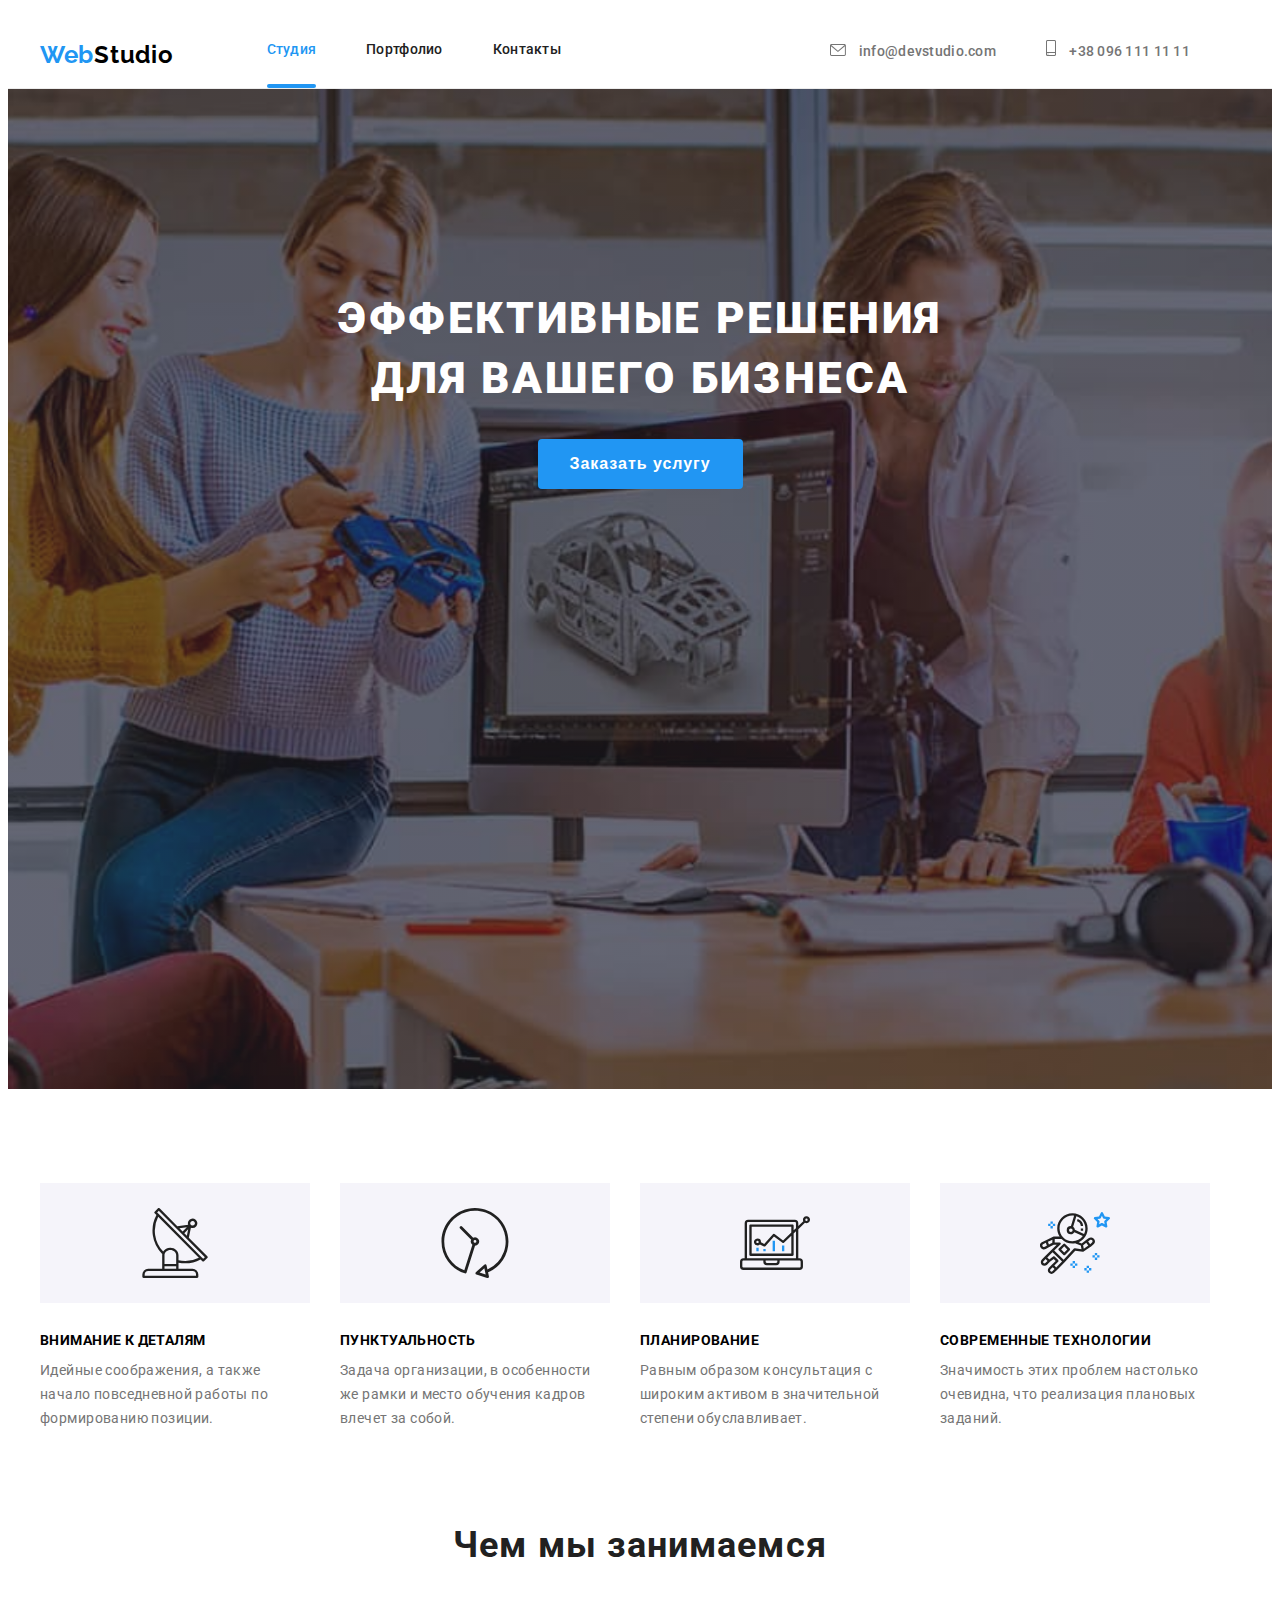
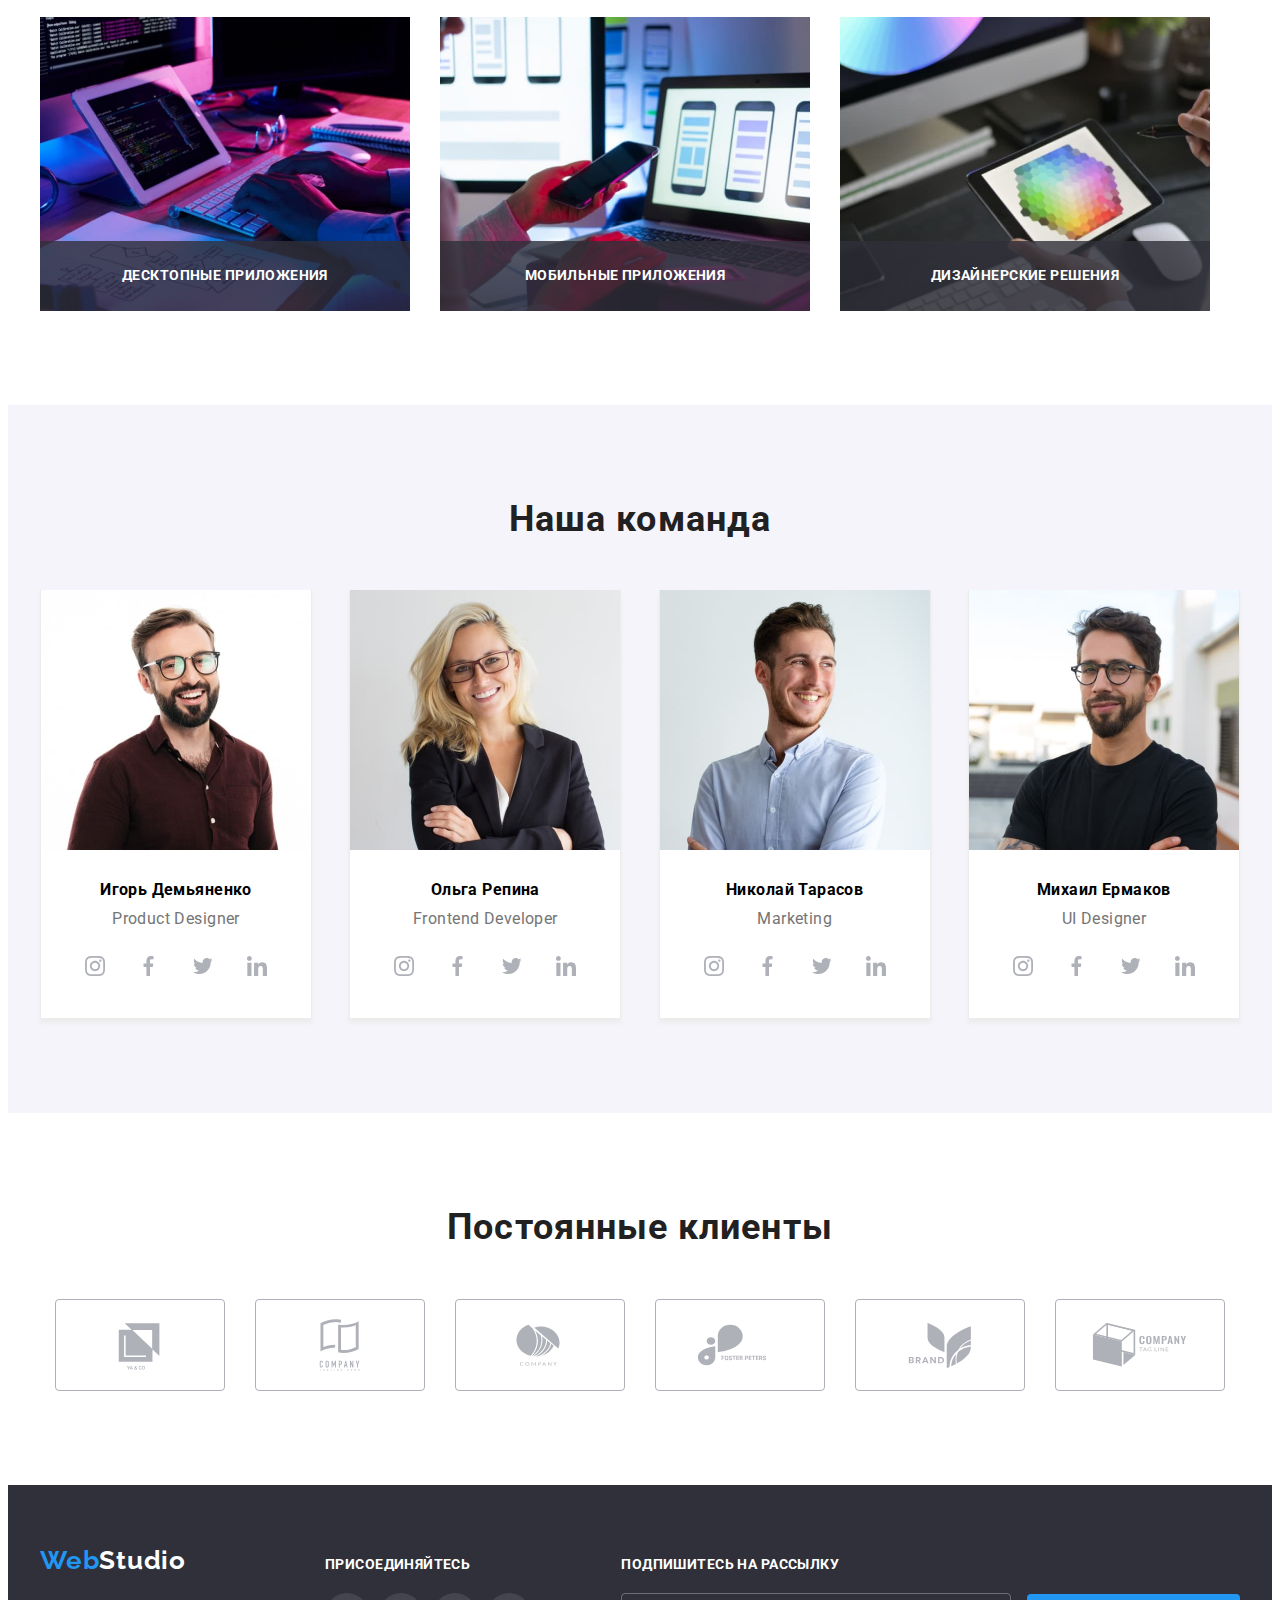
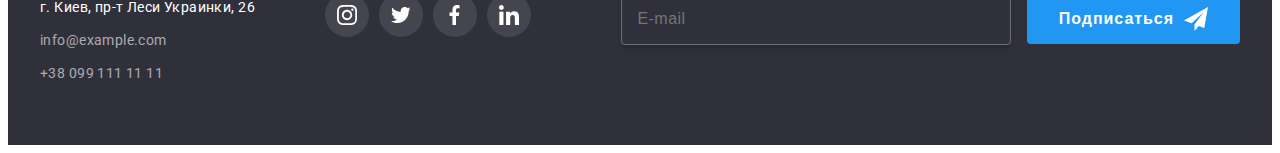
<file: index.html>
<!DOCTYPE html>
<html lang="ru">
  <head>
    <meta charset="UTF-8" />
    <meta http-equiv="X-UA-Compatible" content="IE=edge" />
    <meta name="viewport" content="width=device-width, initial-scale=1.0" />
    <link rel="preconnect" href="https://fonts.googleapis.com" />
    <link rel="preconnect" href="https://fonts.gstatic.com" crossorigin />
    <link
      href="https://fonts.googleapis.com/css2?family=Raleway:wght@700&family=Roboto:wght@400;500;700;900&display=swap"
      rel="stylesheet"
    />
    <link
      rel="stylesheet"
      href="https://cdnjs.cloudflare.com/ajax/libs/modern-normalize/1.1.0/modern-normalize.min.css"
      integrity="sha512-wpPYUAdjBVSE4KJnH1VR1HeZfpl1ub8YT/NKx4PuQ5NmX2tKuGu6U/JRp5y+Y8XG2tV+wKQpNHVUX03MfMFn9Q=="
      crossorigin="anonymous"
      referrerpolicy="no-referrer"
    />
    <link rel="stylesheet" href="./css/main.min.css" />
    <title>Document</title>
  </head>
  <body>
    <!--Заголовок-->
    <header class="header">
      <div class="container">
        <div class="header-container">
          <nav class="header_nav">
            <a class="logo" href="index.html">
              <span class="logo-header">Web</span>Studio</a
            >
            <ul class="site-list">
              <li>
                <a class="site-list__link current" href="index.html"
                  ><span class="site-list__logo-color">Студия</span></a
                >
              </li>
              <li>
                <a class="site-list__link black" href="portfolio.html"
                  >Портфолио</a
                >
              </li>
              <li>
                <a class="site-list__link black" href="">Контакты</a>
              </li>
            </ul>
          </nav>
          <ul class="contact-list">
            <li class="contact-list__list">
              <a
                href="mailto:info@devstudio.com"
                class="site-list__link icons-header"
              >
                <svg class="contact-list__icon" width="16" height="12">
                  <use href="./images/icons.svg#icon-envelope-hover"></use>
                </svg>
                info@devstudio.com</a
              >
            </li>
            <li class="contact-list__list">
              <a href="tel:+380961111111" class="site-list__link icons-header">
                <svg class="contact-list__icon" width="10" height="16">
                  <use href="./images/icons.svg#icon-smartphone"></use>
                </svg>
                +38 096 111 11 11</a
              >
            </li>
          </ul>
          <div class="btn-menu">
            <button type="button" class="menu-open-btn" data-menu-open>
              <svg class="menu-open__icon" width="24px" height="16px">
                <use href="./images/symbol-defs.svg#icon-menu_24px"></use>
              </svg>
            </button>
          </div>
        </div>
      </div>
      <div class="mob-menu is-hidden-menu" data-menu>
        <button type="button" class="menu-close-btn" data-menu-close>
          <svg class="menu-close__icon" width="18.67px" height="18.67px">
            <use href="./images/symbol-defs.svg#icon-close_24px"></use>
          </svg>
        </button>
        <div class="mob-menu-top">
          <ul class="mob-menu__list list">
            <li class="mob-menu__item">
              <a href="./index.html" class="mob-menu__link link sitting">
                <span class="site-list__logo-color">Студия</span></a
              >
            </li>
            <li class="mob-menu__item">
              <a href="./portfolio.html" class="mob-menu__link link"
                >Портфолио</a
              >
            </li>
            <li class="mob-menu__item">
              <a href="" class="mob-menu__link link">Контакты</a>
            </li>
          </ul>
        </div>
        <div class="mob-contact-bottom">
          <ul class="mob-contact__list list">
            <li class="mob-contact__item">
              <a href="tel:+380961111111" class="mob-tel__link link"
                >+38 096 111 11 11</a
              >
            </li>
            <li class="mob-contact__item">
              <a href="mailto:info@devstudio.com" class="mob-mail__link link"
                >info@devstudio.com</a
              >
            </li>
          </ul>
          <ul class="mob-social__list list">
            <li class="mob-social__item">
              <a href="" class="mob-social__link link">Instagram</a>
            </li>
            <li class="mob-social__item">
              <a href="" class="mob-social__link link">Twitter</a>
            </li>
            <li class="mob-social__item">
              <a href="" class="mob-social__link link">Facebook</a>
            </li>
            <li class="mob-social__item">
              <a href="" class="mob-social__link link">LinkedIn</a>
            </li>
          </ul>
        </div>
      </div>
    </header>
    <main>
      <section class="hero">
        <div class="container">
          <h1 class="hero-title">Эффективные решения для вашего бизнеса</h1>
          <button type="button" class="button__style" data-modal-open>
            Заказать услугу
          </button>
        </div>
      </section>
      <!-----Секция:Основной материал сайта-------->
      <section class="material-section">
        <div class="container">
          <h2 class="invisible">Основной материал</h2>
          <ul class="card-set list">
            <li class="material__item icon-antenna">
              <h3 class="material__title">Внимание к деталям</h3>
              <p class="material__text">
                Идейные соображения, а также начало повседневной работы по
                формированию позиции.
              </p>
            </li>
            <li class="material__item icon-clock">
              <h3 class="material__title">Пунктуальность</h3>
              <p class="material__text">
                Задача организации, в особенности же рамки и место обучения
                кадров влечет за собой.
              </p>
            </li>
            <li class="material__item icon-grafik">
              <h3 class="material__title">Планирование</h3>
              <p class="material__text">
                Равным образом консультация с широким активом в значительной
                степени обуславливает.
              </p>
            </li>
            <li class="material__item icon-cosmic">
              <h3 class="material__title">Современные технологии</h3>
              <p class="material__text">
                Значимость этих проблем настолько очевидна, что реализация
                плановых заданий.
              </p>
            </li>
          </ul>
        </div>
      </section>
      <!------------Секция:Чем мы занимаемся----------->
      <section class="work-section">
        <div class="container">
          <h2 class="section__title">Чем мы занимаемся</h2>
          <ul class="work-card list">
            <li class="work-card__item">
              <div class="work__wrap">
                <picture>
                  <source
                    srcset="./images/a1_2x.jpg 2x"
                    media="(min-width: 1200px)"
                  />
                  <img src="images/img.jpg" alt="MacBook-work" />
                </picture>
                <p class="work__text">Десктопные приложения</p>
              </div>
            </li>
            <li class="work-card__item">
              <div class="work__wrap">
                <picture>
                  <source
                    srcset="./images/a2_2x.jpg 2x"
                    media="(min-width: 1200px)"
                  />
                  <img src="./images/box2.jpg" alt="Mobile-app" />
                </picture>
                <p class="work__text">Мобильные приложения</p>
              </div>
            </li>
            <li class="work-card__item">
              <div class="work__wrap">
                <picture>
                  <source
                    srcset="./images/a3_2x.jpg 2x"
                    media="(min-width: 1200px)"
                  />
                  <img src="./images/box3.jpg" alt="work-on-a-tablet" />
                </picture>
                <p class="work__text">Дизайнерские решения</p>
              </div>
            </li>
          </ul>
        </div>
      </section>
      <!--Секция:Наша команда-->
      <section class="team material-section tub-section">
        <div class="container">
          <h2 class="section__title">
            <span class="invisible-title">Наша команда</span>
          </h2>
          <ul class="team-set list">
            <li class="team__item">
              <picture>
                <source
                  srcset="./images/team-1_d_2x.jpg 2x"
                  media="(min-width: 1200px)"
                />
                <source
                  srcset="
                    ./images/team-1_t_1x.jpg 1x,
                    ./images/team-1_t_2x.jpg 2x
                  "
                  media="(min-width: 768px)"
                />
                <source
                  srcset="
                    ./images/team-1_m_1x.jpg 1x,
                    ./images/team-1_m_2x.jpg 2x
                  "
                  media="(min-width: 480px)"
                />
                <img src="./images/ihor_orig.jpg" alt="Игорь Демьяненко" />
              </picture>
              <div class="team__img team__cards-shadow">
                <h3 class="team__title">Игорь Демьяненко</h3>
                <p class="team__profession">Product Designer</p>
                <ul class="social list">
                  <li class="social__item">
                    <a href="" class="social__link">
                      <svg class="social__icons" width="20" height="20">
                        <use href="./images/icons.svg#icon-instagram2"></use>
                      </svg>
                    </a>
                  </li>
                  <li class="social__item">
                    <a href="" class="social__link">
                      <svg class="social__icons" width="20" height="20">
                        <use href="images/icons.svg#icon-twiter"></use>
                      </svg>
                    </a>
                  </li>
                  <li class="social__item">
                    <a href="" class="social__link">
                      <svg class="social__icons" width="20" height="20">
                        <use href="images/icons.svg#icon-facebook"></use>
                      </svg>
                    </a>
                  </li>
                  <li class="social__item">
                    <a href="" class="social__link">
                      <svg class="social__icons" width="20" height="20">
                        <use href="images/icons.svg#icon-linkedin"></use>
                      </svg>
                    </a>
                  </li>
                </ul>
              </div>
            </li>
            <li class="team__item">
              <picture>
                <source
                  srcset="./images/team-2_d_2x.jpg 2x"
                  media="(min-width: 1200px)"
                />
                <source
                  srcset="
                    ./images/team-2_t_1x.jpg 1x,
                    ./images/team-2_t_2x.jpg 2x
                  "
                  media="(min-width: 768px)"
                />
                <source
                  srcset="
                    ./images/team-2_m_1x.jpg 1x,
                    ./images/team-2_m_2x.jpg 2x
                  "
                  media="(min-width: 480px)"
                />
                <img src="./images/olga_orig.jpg" alt="Ольга" />
              </picture>
              <div class="team__img team__cards-shadow">
                <h3 class="team__title">Ольга Репина</h3>
                <p class="team__profession">Frontend Developer</p>
                <ul class="social list">
                  <li class="social__item">
                    <a href="" class="social__link">
                      <svg class="social__icons" width="20" height="20">
                        <use href="./images/icons.svg#icon-instagram2"></use>
                      </svg>
                    </a>
                  </li>
                  <li class="social__item">
                    <a href="" class="social__link">
                      <svg class="social__icons" width="20" height="20">
                        <use href="images/icons.svg#icon-twiter"></use>
                      </svg>
                    </a>
                  </li>
                  <li class="social__item">
                    <a href="" class="social__link">
                      <svg class="social__icons" width="20" height="20">
                        <use href="images/icons.svg#icon-facebook"></use>
                      </svg>
                    </a>
                  </li>
                  <li class="social__item">
                    <a href="" class="social__link">
                      <svg class="social__icons" width="20" height="20">
                        <use href="images/icons.svg#icon-linkedin"></use>
                      </svg>
                    </a>
                  </li>
                </ul>
              </div>
            </li>
            <li class="team__item">
              <picture>
                <source
                  srcset="./images/team-3_d_2x.jpg 2x"
                  media="(min-width: 1200px)"
                />
                <source
                  srcset="
                    ./images/team-3_t_1x.jpg 1x,
                    ./images/team-3_t_2x.jpg 2x
                  "
                  media="(min-width: 768px)"
                />
                <source
                  srcset="
                    ./images/team-3_m_1x.jpg 1x,
                    ./images/team-3_m_2x.jpg 2x
                  "
                  media="(min-width: 480px)"
                />
                <img src="./images/nikola_orig.jpg" alt="Микола" />
              </picture>
              <div class="team__img team__cards-shadow">
                <h3 class="team__title">Николай Тарасов</h3>
                <p class="team__profession">Marketing</p>
                <ul class="social list">
                  <li class="social__item">
                    <a href="" class="social__link">
                      <svg class="social__icons" width="20" height="20">
                        <use href="./images/icons.svg#icon-instagram2"></use>
                      </svg>
                    </a>
                  </li>
                  <li class="social__item">
                    <a href="" class="social__link">
                      <svg class="social__icons" width="20" height="20">
                        <use href="images/icons.svg#icon-twiter"></use>
                      </svg>
                    </a>
                  </li>
                  <li class="social__item">
                    <a href="" class="social__link">
                      <svg class="social__icons" width="20" height="20">
                        <use href="images/icons.svg#icon-facebook"></use>
                      </svg>
                    </a>
                  </li>
                  <li class="social__item">
                    <a href="" class="social__link">
                      <svg class="social__icons" width="20" height="20">
                        <use href="images/icons.svg#icon-linkedin"></use>
                      </svg>
                    </a>
                  </li>
                </ul>
              </div>
            </li>
            <li class="team__item">
              <picture>
                <source
                  srcset="./images/team-4_d_2x.jpg 2x"
                  media="(min-width: 1200px)"
                />
                <source
                  srcset="
                    ./images/team-4_t_1x.jpg 1x,
                    ./images/team-4_t_2x.jpg 2x
                  "
                  media="(min-width: 768px)"
                />
                <source
                  srcset="
                    ./images/team-4_m_1x.jpg 1x,
                    ./images/team-4_m_2x.jpg 2x
                  "
                  media="(min-width: 480px)"
                />
                <img src="./images/miko_orig.jpg" alt="Миха" />
              </picture>
              <div class="team__img team__cards-shadow">
                <h3 class="team__title">Михаил Ермаков</h3>
                <p class="team__profession">UI Designer</p>
                <ul class="social list">
                  <li class="social__item">
                    <a href="" class="social__link">
                      <svg class="social__icons" width="20" height="20">
                        <use href="./images/icons.svg#icon-instagram2"></use>
                      </svg>
                    </a>
                  </li>
                  <li class="social__item">
                    <a href="" class="social__link">
                      <svg class="social__icons" width="20" height="20">
                        <use href="images/icons.svg#icon-twiter"></use>
                      </svg>
                    </a>
                  </li>
                  <li class="social__item">
                    <a href="" class="social__link">
                      <svg class="social__icons" width="20" height="20">
                        <use href="images/icons.svg#icon-facebook"></use>
                      </svg>
                    </a>
                  </li>
                  <li class="social__item">
                    <a href="" class="social__link">
                      <svg class="social__icons" width="20" height="20">
                        <use href="images/icons.svg#icon-linkedin"></use>
                      </svg>
                    </a>
                  </li>
                </ul>
              </div>
            </li>
          </ul>
        </div>
      </section>
      <!-------------- Наши клиенты ----------------->
      <section class="material-section">
        <div class="container">
          <h2 class="section__title">Постоянные клиенты</h2>
          <ul class="client-list list">
            <li class="client__item">
              <a class="client__link" href="">
                <svg class="client__icon" width="106" height="60">
                  <use href="./images/icons.svg#icon-yago"></use>
                </svg>
              </a>
            </li>
            <li class="client__item">
              <a class="client__link" href="">
                <svg class="client__icon" width="106" height="60">
                  <use href="./images/icons.svg#icon-tag_line_comp"></use>
                </svg>
              </a>
            </li>
            <li class="client__item">
              <a class="client__link" href="">
                <svg class="client__icon" width="106" height="60">
                  <use href="./images/icons.svg#icon-conpany"></use>
                </svg>
              </a>
            </li>
            <li class="client__item">
              <a class="client__link" href="">
                <svg class="client__icon" width="106" height="60">
                  <use href="./images/icons.svg#icon-foster-petters"></use>
                </svg>
              </a>
            </li>
            <li class="client__item">
              <a class="client__link" href="">
                <svg class="client__icon" width="106" height="60">
                  <use href="./images/icons.svg#icon-brand"></use>
                </svg>
              </a>
            </li>
            <li class="client__item">
              <a class="client__link" href="">
                <svg class="client__icon" width="106" height="60">
                  <use href="./images/icons.svg#icon-company-tag"></use>
                </svg>
              </a>
            </li>
          </ul>
        </div>
      </section>
    </main>
    <footer class="footer">
      <div class="container">
        <div class="foot-cont">
          <div class="footer-container">
            <div class="footer-menu-list">
              <a class="footer__studio" href="index.html">
                <span class="logo-header">Web</span>Studio</a
              >
              <address>
                <ul class="list">
                  <li class="address-list__item addres__footer-margin">
                    <a
                      class="address-list__link"
                      href="https://www.google.com/maps/d/viewer?msa=0&mid=10uSM3H-mIU3GznYo2szRIEphczw&ll=50.42732223110121%2C30.538093590064918&z=17"
                      target="blanc"
                      rel="noopener noreferre"
                    >
                      г. Киев, пр-т Леси Украинки, 26</a
                    >
                  </li>
                  <li class="address-list__item">
                    <a
                      class="address-list__contacts"
                      href="mailto:info@example.com"
                      title="info@example.com"
                      >info@example.com</a
                    >
                  </li>
                  <li>
                    <a
                      class="address-list__contacts"
                      href="tel:+380991111111"
                      title="+380991111111"
                      >+38 099 111 11 11</a
                    >
                  </li>
                </ul>
              </address>
            </div>
            <div class="right-footer-container">
              <strong class="right-footer-title">ПРИСОЕДИНЯЙТЕСЬ</strong>
              <ul class="right-footer__list list">
                <li class="right-footer__item">
                  <a href="" class="right-footer__link">
                    <svg class="right-footer__icons" width="20" height="20">
                      <use href="./images/icons.svg#icon-instagram2"></use>
                    </svg>
                  </a>
                </li>
                <li class="right-footer__item">
                  <a href="" class="right-footer__link">
                    <svg class="right-footer__icons" width="20" height="20">
                      <use href="./images/icons.svg#icon-facebook"></use>
                    </svg>
                  </a>
                </li>
                <li class="right-footer__item">
                  <a href="" class="right-footer__link">
                    <svg class="right-footer__icons" width="20" height="20">
                      <use href="./images/icons.svg#icon-twiter"></use>
                    </svg>
                  </a>
                </li>
                <li class="right-footer__item">
                  <a href="" class="right-footer__link">
                    <svg class="right-footer__icons" width="20" height="20">
                      <use href="./images/icons.svg#icon-linkedin"></use>
                    </svg>
                  </a>
                </li>
              </ul>
            </div>
          </div>

          <div class="footer-con-item">
            <strong class="right-footer-title">Подпишитесь на рассылку</strong>
            <form class="element-style">
              <input
                class="footer__input"
                name="email-footer"
                type="email"
                placeholder="E-mail"
              />
              <button class="button__style btn-send" type="submit">
                Подписаться
                <svg class="icon-send-btn" width="24px" height="24px">
                  <use href="./images/modal.svg#icon-icon-send"></use>
                </svg>
              </button>
            </form>
          </div>
        </div>
      </div>
    </footer>
    <div class="backdrop is-hidden" data-modal>
      <div class="modal">
        <button type="button" class="modal__close" data-modal-close>
          <svg class="modal-close__icon" width="11px">
            <use href="./images/close.svg#icon-close"></use>
          </svg>
        </button>
        <p class="modal__title">Оставьте свои данные, мы вам перезвоним</p>
        <form class="form" action="#">
          <div class="form__field">
            <label class="form__label name-margin" for="user-name">Имя</label>
            <input
              type="text"
              class="form__input"
              name="user-name"
              required
              id="user-name"
            />
            <svg class="form__icon" width="12px" height="12px">
              <use href="./images/modal.svg#icon-man"></use>
            </svg>
          </div>
          <div class="form__field">
            <label class="form__label" for="user-fone">Телефон</label>
            <input
              type="text"
              class="form__input"
              name="user-fone"
              required
              id="user-fone"
            />
            <svg class="form__icon" width="13px" height="13px">
              <use href="./images/modal.svg#icon-fone"></use>
            </svg>
          </div>
          <div class="form__field">
            <label class="form__label" for="user-mail">Почта</label>
            <input
              type="text"
              class="form__input"
              name="user-mail"
              required
              id="user-mail"
            />
            <svg class="form__icon" width="15px" height="15px">
              <use href="./images/modal.svg#icon-convert"></use>
            </svg>
          </div>
          <div class="form__field">
            <label class="form__label" for="user-text">Комментарий</label>
            <textarea
              name="user-text"
              id="user-text"
              class="form__text"
              placeholder="Введите текст"
            ></textarea>
          </div>
          <div class="conditions">
            <label class="input__checkbox">
              <input class="checkbox" type="checkbox" name="check" />
              <span class="checkbox__icon"></span>
              <span class="span-title"
                >Соглашаюсь с рассылкой и принимаю&#160;</span
              ><a
                class="conditions__link"
                href=""
                target="_blank"
                rel="noopener noreferrer"
                >Условия договора</a
              >
            </label>
          </div>
          <button type="submit" class="form button__style">Отправить</button>
        </form>
      </div>
    </div>
    <script src="./js/menu.js"></script>
    <script src="js/modal.js"></script>
  </body>
</html>
</file>
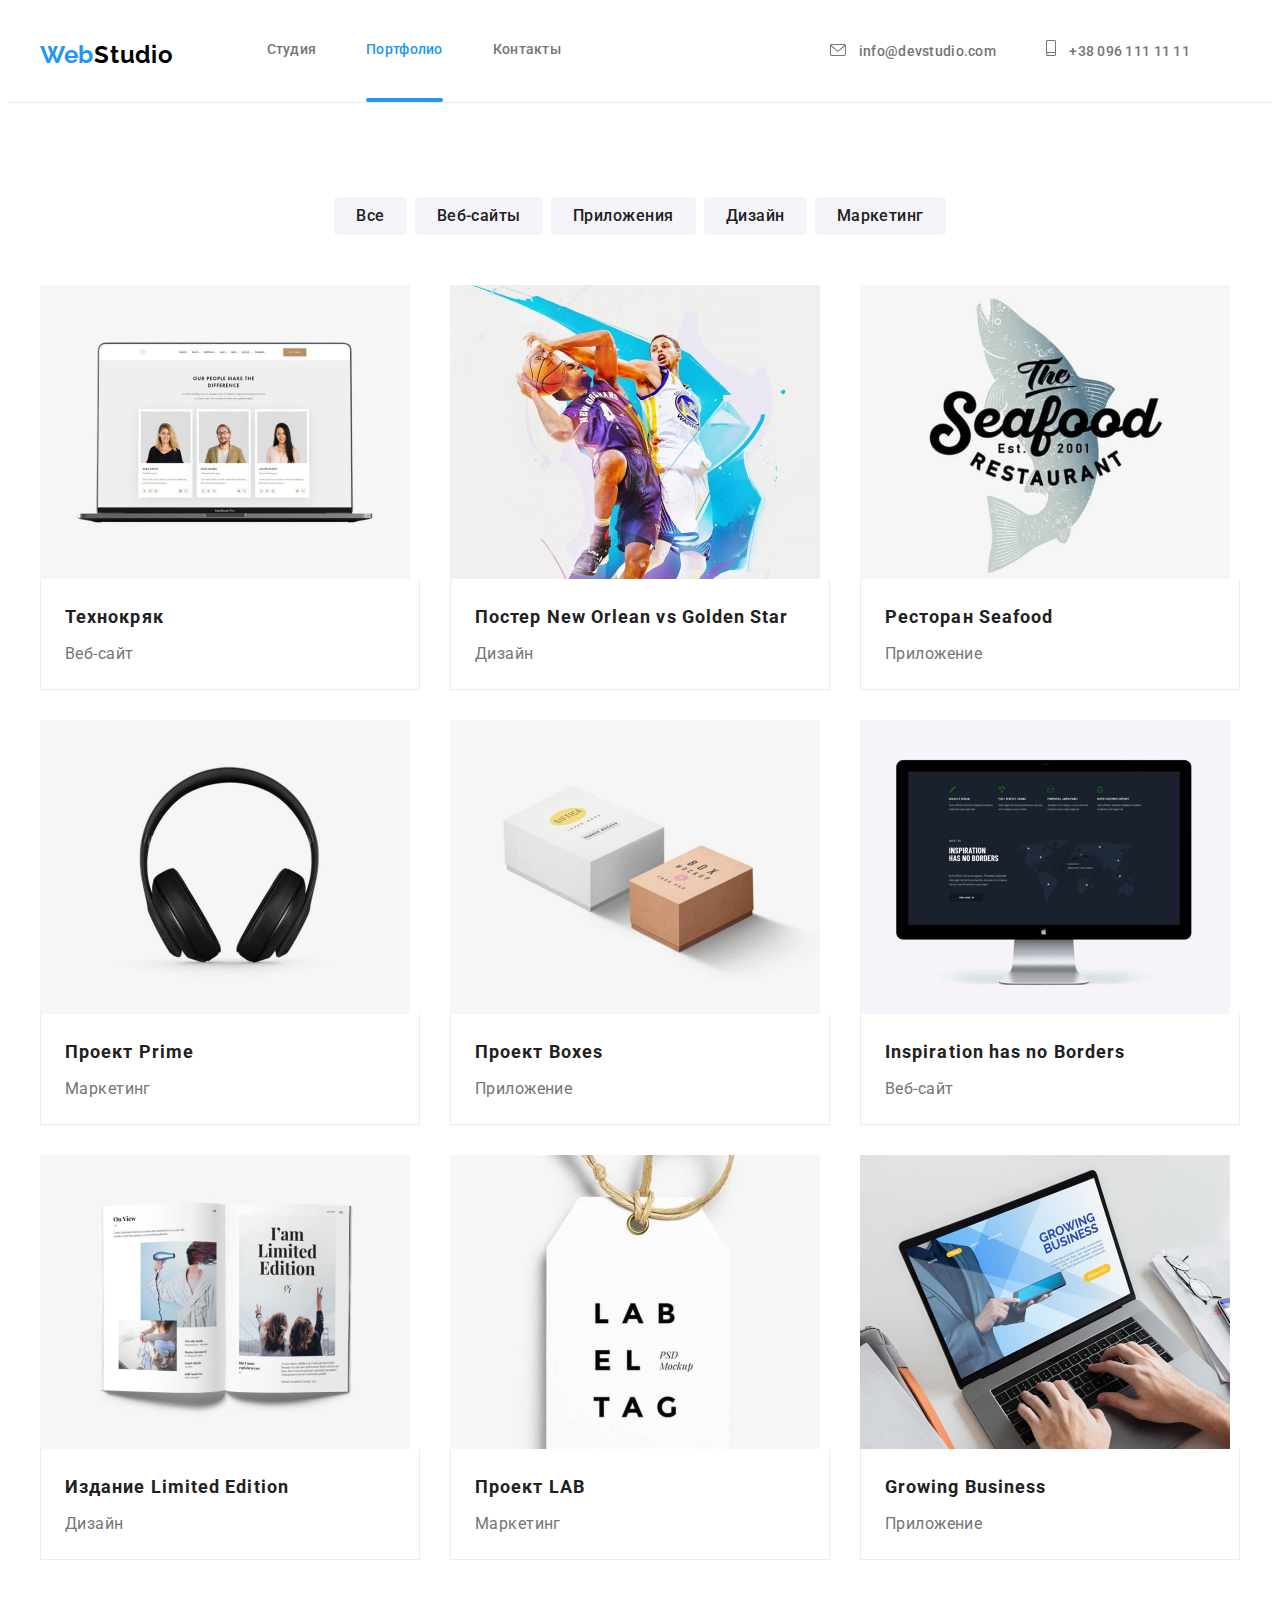
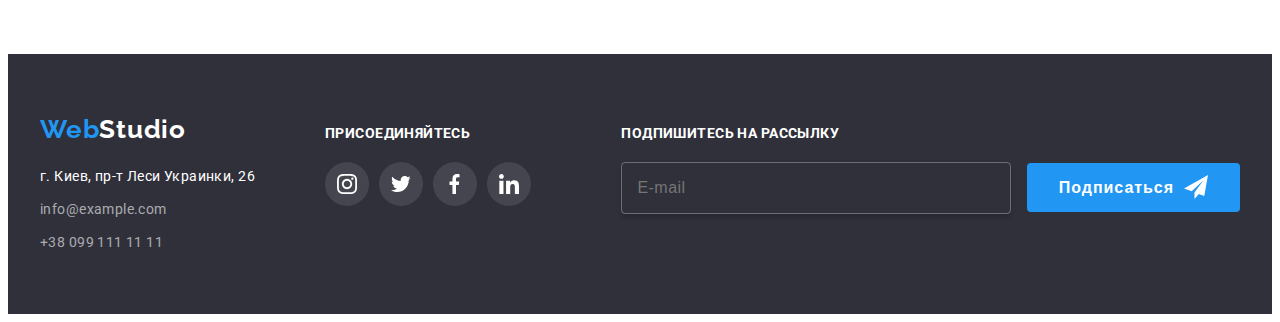
<file: portfolio.html>
<!DOCTYPE html>
<html lang="ru">
  <head>
    <meta charset="UTF-8" />
    <meta http-equiv="X-UA-Compatible" content="IE=edge" />
    <meta name="viewport" content="width=device-width, initial-scale=1.0" />
    <link rel="preconnect" href="https://fonts.googleapis.com" />
    <link rel="preconnect" href="https://fonts.gstatic.com" crossorigin />
    <link
      href="https://fonts.googleapis.com/css2?family=Raleway:wght@700&family=Roboto:wght@400;500;700;900&display=swap"
      rel="stylesheet"
    />
    <link
      rel="stylesheet"
      href="https://cdnjs.cloudflare.com/ajax/libs/modern-normalize/1.1.0/modern-normalize.min.css"
      integrity="sha512-wpPYUAdjBVSE4KJnH1VR1HeZfpl1ub8YT/NKx4PuQ5NmX2tKuGu6U/JRp5y+Y8XG2tV+wKQpNHVUX03MfMFn9Q=="
      crossorigin="anonymous"
      referrerpolicy="no-referrer"
    />
    <link rel="stylesheet" href="./css/main.min.css" />
    <title>Portfolio</title>
  </head>
  <body>
    <!----------------Шапка сайта----------------->
    <header class="border-header">
      <div class="container">
        <div class="header-container">
          <nav class="header_nav">
            <a class="logo" href="portfolio.html">
              <span class="logo-header">Web</span>Studio</a
            >
            <ul class="site-list">
              <li><a class="site-list__link" href="index.html">Студия</a></li>
              <li>
                <a
                  class="site-list__link current-portfolio"
                  href="portfolio.html"
                  ><span class="portfolio-text-color">Портфолио</span></a
                >
              </li>
              <li><a class="site-list__link" href="">Контакты</a></li>
            </ul>
          </nav>
          <ul class="contact-list">
            <li>
              <a
                href="mailto:info@devstudio.com"
                class="site-list__link icons-header"
              >
                <svg class="contact-list__icon" width="16" height="12">
                  <use href="./images/icons.svg#icon-envelope-hover"></use>
                </svg>
                info@devstudio.com</a
              >
            </li>
            <li>
              <a href="tel:+380961111111" class="site-list__link icons-header">
                <svg class="contact-list__icon" width="10" height="16">
                  <use href="./images/icons.svg#icon-smartphone"></use>
                </svg>
                +38 096 111 11 11</a
              >
            </li>
          </ul>
          <div class="btn-menu">
            <button type="button" class="menu-open-btn" data-menu-open>
              <svg class="menu-open__icon" width="24px" height="16px">
                <use href="./images/symbol-defs.svg#icon-menu_24px"></use>
              </svg>
            </button>
          </div>
        </div>
      </div>
      <div class="mob-menu is-hidden-menu" data-menu>
        <button type="button" class="menu-close-btn" data-menu-close>
          <svg class="menu-close__icon" width="18.67px" height="18.67px">
            <use href="./images/symbol-defs.svg#icon-close_24px"></use>
          </svg>
        </button>
        <div class="mob-menu-top">
          <ul class="mob-menu__list list">
            <li class="mob-menu__item">
              <a href="./index.html" class="mob-menu__link link black"
                >Студия</a
              >
            </li>
            <li class="mob-menu__item">
              <a href="./portfolio.html" class="mob-menu__link link"
                ><span class="site-list__logo-color">Портфолио</span></a
              >
            </li>
            <li class="mob-menu__item">
              <a href="" class="mob-menu__link link black">Контакты</a>
            </li>
          </ul>
        </div>
        <div class="mob-contact-bottom">
          <ul class="mob-contact__list list">
            <li class="mob-contact__item">
              <a href="tel:+380961111111" class="mob-tel__link link"
                >+38 096 111 11 11</a
              >
            </li>
            <li class="mob-contact__item">
              <a href="mailto:info@devstudio.com" class="mob-mail__link link"
                >info@devstudio.com</a
              >
            </li>
          </ul>
          <ul class="mob-social__list list">
            <li class="mob-social__item">
              <a href="" class="mob-social__link link">Instagram</a>
            </li>
            <li class="mob-social__item">
              <a href="" class="mob-social__link link">Twitter</a>
            </li>
            <li class="mob-social__item">
              <a href="" class="mob-social__link link">Facebook</a>
            </li>
            <li class="mob-social__item">
              <a href="" class="mob-social__link link">LinkedIn</a>
            </li>
          </ul>
        </div>
      </div>
    </header>
    <!--------------Основная информация сайта---------------->
    <main>
      <section class="material-section">
        <div class="container">
          <h1 class="invisible">Основная информация сайта</h1>
          <ul class="filter-list">
            <li class="filter__item">
              <button class="filter__btn" type="button">Все</button>
            </li>
            <li class="filter__item">
              <button class="filter__btn" type="button">Веб-сайты</button>
            </li>
            <li class="filter__item">
              <button class="filter__btn" type="button">Приложения</button>
            </li>
            <li class="filter__item">
              <button class="filter__btn filter__btm-break" type="button">
                Дизайн
              </button>
            </li>
            <li class="filter__item">
              <button class="filter__btn filter__btm-break" type="button">
                Маркетинг
              </button>
            </li>
          </ul>

          <!---------------------Проекты сайта----------------------->
          <ul class="portfolio-list list">
            <li class="project__item">
              <a
                class="project__link"
                href="Teghnohriak"
                target="_blank"
                rel="noopener noreferrer"
              >
                <div class="project__item-wrap">
                  <picture>
                    <source
                      srcset="./images/portfolio-1_d_2x.jpg 2x"
                      media="(min-width: 1200px)"
                    />
                    <source
                      srcset="
                        ./images/portfolio-1_t_1x.jpg 1x,
                        ./images/portfolio-1_t_2x.jpg 2x
                      "
                      media="(min-width: 768px)"
                    />
                    <source
                      srcset="
                        ./images/portfolio-1_m_1x.jpg 1x,
                        ./images/portfolio-1_m_2x.jpg 2x
                      "
                      media="(min-width: 320px)"
                    />
                    <img src="./images/tech_orig.jpg" alt="tehnohriak" />
                  </picture>
                  <p class="project__img-text">
                    Технокряк это современная площадка распространения
                    коронавируса. Компании используют эту платформу для
                    цифрового шпионажа и атак на защищённые сервера конкурентов.
                  </p>
                </div>
                <div class="project-content-size">
                  <h2 class="project__title">Технокряк</h2>
                  <p class="project__text">Веб-сайт</p>
                </div>
              </a>
            </li>
            <li class="project__item">
              <a
                class="project__link"
                href="NewOrlean"
                target="_blank"
                rel="noopener noreferrer"
              >
                <div class="project__item-wrap">
                  <picture>
                    <source
                      srcset="./images/portfolio-2_d_2x.jpg 2x"
                      media="(min-width: 1200px)"
                    />
                    <source
                      srcset="
                        ./images/portfolio-2_t_1x.jpg 1x,
                        ./images/portfolio-2_t_2x.jpg 2x
                      "
                      media="(min-width: 768px)"
                    />
                    <source
                      srcset="
                        ./images/portfolio-2_m_1x.jpg 1x,
                        ./images/portfolio-2_m_2x.jpg 2x
                      "
                      media="(min-width: 320px)"
                    />
                    <img src="./images/new-orlean_orig.jpg" alt="new-orlean" />
                  </picture>
                  <p class="project__img-text">
                    Технокряк это современная площадка распространения
                    коронавируса. Компании используют эту платформу для
                    цифрового шпионажа и атак на защищённые сервера конкурентов.
                  </p>
                </div>
                <div class="project-content-size">
                  <h2 class="project__title">
                    Постер New Orlean vs Golden Star
                  </h2>
                  <p class="project__text">Дизайн</p>
                </div>
              </a>
            </li>
            <li class="project__item">
              <a
                class="project__link"
                href="SeaFood"
                target="_blank"
                rel="noopener noreferrer"
              >
                <div class="project__item-wrap">
                  <picture>
                    <source
                      srcset="./images/portfolio-3_d_2x.jpg 2x"
                      media="(min-width: 1200px)"
                    />
                    <source
                      srcset="
                        ./images/portfolio-3_t_1x.jpg 1x,
                        ./images/portfolio-3_t_2x.jpg 2x
                      "
                      media="(min-width: 768px)"
                    />
                    <source
                      srcset="
                        ./images/portfolio-3_m_1x.jpg 1x,
                        ./images/portfolio-3_m_2x.jpg 2x
                      "
                      media="(min-width: 320px)"
                    />
                    <img src="./images/seafood_orig.jpg" alt="saefood" />
                  </picture>
                  <p class="project__img-text">
                    Технокряк это современная площадка распространения
                    коронавируса. Компании используют эту платформу для
                    цифрового шпионажа и атак на защищённые сервера конкурентов.
                  </p>
                </div>
                <div class="project-content-size">
                  <h2 class="project__title">Ресторан Seafood</h2>
                  <p class="project__text">Приложение</p>
                </div>
              </a>
            </li>
            <li class="project__item">
              <a
                class="project__link"
                href="ProjectPrime"
                target="_blank"
                rel="noopener noreferrer"
              >
                <div class="project__item-wrap">
                  <picture>
                    <source
                      srcset="./images/portfolio-4_d_2x.jpg 2x"
                      media="(min-width: 1200px)"
                    />
                    <source
                      srcset="
                        ./images/portfolio-4_t_1x.jpg 1x,
                        ./images/portfolio-4_t_2x.jpg 2x
                      "
                      media="(min-width: 768px)"
                    />
                    <source
                      srcset="
                        ./images/portfolio-4_m_1x.jpg 1x,
                        ./images/portfolio-4_m_2x.jpg 2x
                      "
                      media="(min-width: 320px)"
                    />
                    <img src="./images/headphones_orig.jpg" alt="headphones" />
                  </picture>
                  <p class="project__img-text">
                    Технокряк это современная площадка распространения
                    коронавируса. Компании используют эту платформу для
                    цифрового шпионажа и атак на защищённые сервера конкурентов.
                  </p>
                </div>
                <div class="project-content-size">
                  <h2 class="project__title">Проект Prime</h2>
                  <p class="project__text">Маркетинг</p>
                </div>
              </a>
            </li>
            <li class="project__item">
              <a
                class="project__link"
                href="ProjectBoxes"
                target="_blank"
                rel="noopener noreferrer"
              >
                <div class="project__item-wrap">
                  <picture>
                    <source
                      srcset="./images/portfolio-5_d_2x.jpg 2x"
                      media="(min-width: 1200px)"
                    />
                    <source
                      srcset="
                        ./images/portfolio-5_t_1x.jpg 1x,
                        ./images/portfolio-5_t_2x.jpg 2x
                      "
                      media="(min-width: 768px)"
                    />
                    <source
                      srcset="
                        ./images/portfolio-5_m_1x.jpg 1x,
                        ./images/portfolio-5_m_2x.jpg 2x
                      "
                      media="(min-width: 320px)"
                    />
                    <img src="./images/boxes_orig.jpg" alt="box" />
                  </picture>
                  <p class="project__img-text">
                    Технокряк это современная площадка распространения
                    коронавируса. Компании используют эту платформу для
                    цифрового шпионажа и атак на защищённые сервера конкурентов.
                  </p>
                </div>
                <div class="project-content-size">
                  <h2 class="project__title">Проект Boxes</h2>
                  <p class="project__text">Приложение</p>
                </div>
              </a>
            </li>
            <li class="project__item">
              <a
                class="project__link"
                href="Ihbb"
                target="_blank"
                rel="noopener noreferrer"
              >
                <div class="project__item-wrap">
                  <picture>
                    <source
                      srcset="./images/portfolio-6_d_2x.jpg 2x"
                      media="(min-width: 1200px)"
                    />
                    <source
                      srcset="
                        ./images/portfolio-6_t_1x.jpg 1x,
                        ./images/portfolio-6_t_2x.jpg 2x
                      "
                      media="(min-width: 768px)"
                    />
                    <source
                      srcset="
                        ./images/portfolio-6_m_1x.jpg 1x,
                        ./images/portfolio-6_m_2x.jpg 2x
                      "
                      media="(min-width: 320px)"
                    />
                    <img src="./images/mac_orig.jpg" alt="mac" />
                  </picture>
                  <p class="project__img-text">
                    Технокряк это современная площадка распространения
                    коронавируса. Компании используют эту платформу для
                    цифрового шпионажа и атак на защищённые сервера конкурентов.
                  </p>
                </div>
                <div class="project-content-size">
                  <h2 class="project__title">Inspiration has no Borders</h2>
                  <p class="project__text">Веб-сайт</p>
                </div>
              </a>
            </li>
            <li class="project__item">
              <a
                class="project__link"
                href="limitededitions"
                target="_blank"
                rel="noopener noreferrer"
              >
                <div class="project__item-wrap">
                  <picture>
                    <source
                      srcset="./images/portfolio-7_d_2x.jpg 2x"
                      media="(min-width: 1200px)"
                    />
                    <source
                      srcset="
                        ./images/portfolio-7_t_1x.jpg 1x,
                        ./images/portfolio-7_t_2x.jpg 2x
                      "
                      media="(min-width: 768px)"
                    />
                    <source
                      srcset="
                        ./images/portfolio-7_m_1x.jpg 1x,
                        ./images/portfolio-7_m_2x.jpg 2x
                      "
                      media="(min-width: 320px)"
                    />
                    <img src="./images/book_orig.jpg" alt="book" />
                  </picture>
                  <p class="project__img-text">
                    Технокряк это современная площадка распространения
                    коронавируса. Компании используют эту платформу для
                    цифрового шпионажа и атак на защищённые сервера конкурентов.
                  </p>
                </div>
                <div class="project-content-size">
                  <h2 class="project__title">Издание Limited Edition</h2>
                  <p class="project__text">Дизайн</p>
                </div>
              </a>
            </li>
            <li class="project__item">
              <a
                class="project__link"
                href="projectLab"
                target="_blank"
                rel="noopener noreferrer"
              >
                <div class="project__item-wrap">
                  <picture>
                    <source
                      srcset="./images/portfolio-8_d_2x.jpg 2x"
                      media="(min-width: 1200px)"
                    />
                    <source
                      srcset="
                        ./images/portfolio-8_t_1x.jpg 1x,
                        ./images/portfolio-8_t_2x.jpg 2x
                      "
                      media="(min-width: 768px)"
                    />
                    <source
                      srcset="
                        ./images/portfolio-8_m_1x.jpg 1x,
                        ./images/portfolio-8_m_2x.jpg 2x
                      "
                      media="(min-width: 320px)"
                    />
                    <img src="./images/lable1_orig.jpg" alt="lable" />
                  </picture>
                  <p class="project__img-text">
                    Технокряк это современная площадка распространения
                    коронавируса. Компании используют эту платформу для
                    цифрового шпионажа и атак на защищённые сервера конкурентов.
                  </p>
                </div>
                <div class="project-content-size">
                  <h2 class="project__title">Проект LAB</h2>
                  <p class="project__text">Маркетинг</p>
                </div>
              </a>
            </li>
            <li class="project__item">
              <a
                class="project__link"
                href="crowningbisines"
                target="_blank"
                rel="noopener noreferrer"
              >
                <div class="project__item-wrap">
                  <picture>
                    <source
                      srcset="./images/portfolio-9_d_2x.jpg 2x"
                      media="(min-width: 1200px)"
                    />
                    <source
                      srcset="
                        ./images/portfolio-9_t_1x.jpg 1x,
                        ./images/portfolio-9_t_2x.jpg 2x
                      "
                      media="(min-width: 768px)"
                    />
                    <source
                      srcset="
                        ./images/portfolio-9_m_1x.jpg 1x,
                        ./images/portfolio-9_m_2x.jpg 2x
                      "
                      media="(min-width: 320px)"
                    />
                    <img src="./images/notebook_orig.jpg" alt="notebook" />
                  </picture>
                  <p class="project__img-text">
                    Технокряк это современная площадка распространения
                    коронавируса. Компании используют эту платформу для
                    цифрового шпионажа и атак на защищённые сервера конкурентов.
                  </p>
                </div>
                <div class="project-content-size">
                  <h2 class="project__title">Growing Business</h2>
                  <p class="project__text">Приложение</p>
                </div>
              </a>
            </li>
          </ul>
        </div>
      </section>
    </main>
    <!--------------------Инфа Футерa---------------->
    <footer class="footer">
      <div class="container">
        <div class="foot-cont">
          <div class="footer-container">
            <div class="footer-menu-list">
              <a class="footer__studio" href="index.html">
                <span class="logo-header">Web</span>Studio</a
              >
              <address>
                <ul class="list">
                  <li class="address-list__item addres__footer-margin">
                    <a
                      class="address-list__link"
                      href="https://www.google.com/maps/d/viewer?msa=0&mid=10uSM3H-mIU3GznYo2szRIEphczw&ll=50.42732223110121%2C30.538093590064918&z=17"
                      target="blanc"
                      rel="noopener noreferre"
                    >
                      г. Киев, пр-т Леси Украинки, 26</a
                    >
                  </li>
                  <li class="address-list__item">
                    <a
                      class="address-list__contacts"
                      href="mailto:info@example.com"
                      title="info@example.com"
                      >info@example.com</a
                    >
                  </li>
                  <li>
                    <a
                      class="address-list__contacts"
                      href="tel:+380991111111"
                      title="+380991111111"
                      >+38 099 111 11 11</a
                    >
                  </li>
                </ul>
              </address>
            </div>
            <div class="right-footer-container">
              <strong class="right-footer-title">ПРИСОЕДИНЯЙТЕСЬ</strong>
              <ul class="right-footer__list list">
                <li class="right-footer__item">
                  <a href="" class="right-footer__link">
                    <svg class="right-footer__icons" width="20" height="20">
                      <use href="./images/icons.svg#icon-instagram2"></use>
                    </svg>
                  </a>
                </li>
                <li class="right-footer__item">
                  <a href="" class="right-footer__link">
                    <svg class="right-footer__icons" width="20" height="20">
                      <use href="./images/icons.svg#icon-facebook"></use>
                    </svg>
                  </a>
                </li>
                <li class="right-footer__item">
                  <a href="" class="right-footer__link">
                    <svg class="right-footer__icons" width="20" height="20">
                      <use href="./images/icons.svg#icon-twiter"></use>
                    </svg>
                  </a>
                </li>
                <li class="right-footer__item">
                  <a href="" class="right-footer__link">
                    <svg class="right-footer__icons" width="20" height="20">
                      <use href="./images/icons.svg#icon-linkedin"></use>
                    </svg>
                  </a>
                </li>
              </ul>
            </div>
          </div>
          <div class="footer-con-item">
            <strong class="right-footer-title">Подпишитесь на рассылку</strong>
            <form class="element-style">
              <input
                class="footer__input"
                name="email-footer"
                type="email"
                placeholder="E-mail"
              />
              <button class="button__style btn-send" type="submit">
                Подписаться
                <svg class="icon-send-btn" width="24px" height="24px">
                  <use href="./images/modal.svg#icon-icon-send"></use>
                </svg>
              </button>
            </form>
          </div>
        </div>
      </div>
    </footer>
    <script src="./js/menu.js"></script>
    <script src="js/modal.js"></script>
  </body>
</html>
</file>
<file: css/main.min.css>
:root{--main-text-color: #757575;--main-batton-address-color: #ffffff;--accent-color: #2196f3;--portfolio-main-color: #212121;--webstudio-text-color: #000000;--background-text-button-color: #f5f4fa;--footer-main-background-color: #2f303a;--var-main-color: #e5e5e5}p,h1,h2,h3,h4{margin:0}ul{margin:0;padding-left:0}button{cursor:pointer}img{display:block;max-width:100%;height:auto}body{font-family:"Roboto", sans-serif;font-size:14px;font-weight:normal;letter-spacing:0.03em;background-color:var(--main-batton-address-color)}footer{background-color:var(--footer-main-background-color)}.list{list-style:none}.invisible{display:none}.img{display:block;max-width:100%;height:auto}.checkbox{position:absolute;clip:rect(0 0 0 0);width:1px;height:1px;margin:-1px}.portfolio-list{display:block;width:100%;height:auto;left:0px;top:0px}@media screen and (min-width: 768px){.portfolio-list{display:flex;justify-content:space-between;flex-wrap:wrap}}@media screen and (min-width: 1200px){.portfolio-list{display:flex;justify-content:space-between;flex-wrap:wrap}}.project__item{width:100%;margin-bottom:30px}.project__item:last-of-type{margin-bottom:0px}@media screen and (max-width: 479px){.project__item:ntn-child(-n+2){margin-bottom:30px}}@media screen and (min-width: 768px){.project__item{width:calc((100% - 30px) / 2);margin-bottom:30px}.project__item:last-of-type{margin-bottom:0px}}@media screen and (min-width: 1200px){.project__item{width:calc((100% - 60px) / 3);margin-right:30px;margin-bottom:30px}.project__item:nth-child(3n){margin-right:0px}.project__item:nth-last-child(-n+3){margin-bottom:0px}}.container{padding-left:15px;padding-right:15px;margin-left:auto;margin-right:auto}@media screen and (min-width: 480px){.container{width:480px}}@media screen and (min-width: 768px){.container{width:768px}}@media screen and (min-width: 1200px){.container{width:1200px}}.logo{font-family:Raleway, sans-serif;font-size:24px;font-weight:700;line-height:1.16;letter-spacing:.03em;text-decoration:none;color:var(--webstudio-text-color);margin-top:16px;margin-bottom:16px;display:flex;justify-content:space-between;align-items:center}.logo-header{color:var(--accent-color);text-decoration:none}.footer-menu{display:inline-block}.footer__studio{font-family:Raleway;font-size:26px;font-weight:700;line-height:1.17;letter-spacing:.03em;color:var(--main-batton-address-color);text-decoration:none;margin-bottom:20px}.footer-menu-list{display:block;text-align:center;margin-bottom:60px}@media screen and (min-width: 1200px){.footer-menu-list{margin-bottom:0px;text-align:left}}.section__title{font-size:28px;font-weight:700;line-height:1.16;letter-spacing:.03em;text-align:center;color:var(--portfolio-main-color);margin-bottom:30px}@media screen and (min-width: 1200px){.section__title{margin-bottom:50px;font-size:36px}}.material-section{padding-top:60px;padding-bottom:60px}@media screen and (min-width: 1200px){.material-section{padding-top:94px;padding-bottom:94px}}@media screen and (min-width: 320px) and (max-width: 1199px){.tub-section{padding-bottom:34px}}.button__style{display:inline-block;font-size:16px;font-weight:700;line-height:1.87;letter-spacing:.06em;background-color:var(--accent-color);border-radius:4px;cursor:pointer;color:var(--main-batton-address-color);text-align:center;border:none;padding-top:10px;padding-bottom:10px;padding-left:32px;padding-right:32px;transition-property:color, background-color;transition-duration:250ms;transition-timing-function:cubic-bezier(0.4, 0, 0.2, 1)}.button__style:hover,.button__style :focus{background-color:#188ce8}.social{display:flex;justify-content:center}.social__item+.social__item{margin-left:10px}.social__link{width:44px;height:44px;background-color:#ffffff;display:flex;border-radius:50%;justify-content:center;align-content:center;align-items:center;transition-property:color, background-color;transition-duration:250ms;transition-timing-function:cubic-bezier(0.4, 0, 0.2, 1)}.social__link:hover,.social__link :focus{background-color:#2196f3}.social__icons{fill:#afb1b8;content:"";background-repeat:no-repeat;cursor:pointer;transition-property:color, background-color;transition-duration:250ms;transition-timing-function:cubic-bezier(0.4, 0, 0.2, 1)}.social__link:hover .social__icons,.social__link:focus .social__icons{fill:#ffffff}.backdrop{background-color:rgba(0,0,0,0.2);position:fixed;top:0;width:100vw;height:100vh;transition:opacity 500ms, visibility 500ms}.is-hidden{opacity:0;pointer-events:none;visibility:hidden}.modal{position:absolute;padding:40px;top:50%;left:50%;width:450px;height:609px;background-color:var(--main-batton-address-color);box-shadow:0px 1px 3px rgba(0,0,0,0.12),0px 1px 1px rgba(0,0,0,0.14),0px 2px 1px rgba(0,0,0,0.2);border-radius:4px;transform:translate(-50%, -50%) scale(1)}@media screen and (max-width: 1199px){.modal{width:95%;max-width:450px;height:95%;max-height:609px;overflow:scroll}}@media screen and (min-width: 1200px){.modal{width:528px;height:581px}}.modal__close{position:absolute;top:8px;right:8px;padding:0;display:flex;justify-content:center;align-items:center;width:30px;height:30px;background-color:var(--main-batton-address-color);border:1px solid rgba(0,0,0,0.1);border-radius:50%}.modal-close__icon{transition:250ms cubic-bezier(0.4, 0, 0.2, 1)}.modal-close__icon:hover{color:var(--accent-color)}.modal__close:hover .modal-close__icon,.modal__close:focus .modal-close__icon{fill:currentColor}.modal__title{font-size:20px;font-weight:700;line-height:1.15;letter-spacing:.03;text-align:center;margin-bottom:12px;color:var(--portfolio-main-color)}.form .button__style{display:flex;margin-left:auto;margin-right:auto}.form__field{position:relative}.form__label{display:block;margin-bottom:4px;margin-top:10px;font-size:12px;line-height:1.16;letter-spacing:0.01em;color:var(--main-text-color)}.name-margin{margin-top:0px}.form__input{width:100%;height:40px;border:1px solid rgba(33,33,33,0.2);border-radius:4px;outline:none;padding:11px 12px 11px 42px;transition:250ms cubic-bezier(0.4, 0, 0.2, 1)}.form__input:hover+.form__icon,.form__input:focus+.form__icon{fill:var(--accent-color)}.form__text{display:block;padding:12px 16px;margin-bottom:20px;border:1px solid rgba(33,33,33,0.2);border-radius:4px;color:rgba(117,117,117,0.5);width:100%;height:120px;font-size:12px;line-height:1.16;letter-spacing:0.01em;resize:none;outline:none;transition:250ms cubic-bezier(0.4, 0, 0.2, 1)}.form__text::placeholder{color:rgba(117,117,117,0.5)}.form__input:hover,.form__text:hover,.form__input:focus,.form__text:focus{border-color:var(--accent-color)}.form__icon{display:inline-block;top:50%;left:12px;position:absolute;fill:var(--portfolio-main-color);transition:250ms cubic-bezier(0.4, 0, 0.2, 1)}.conditions{margin-bottom:30px}.conditions__link{color:var(--accent-color)}.input__checkbox{display:flex;align-items:center;justify-content:center}.checkbox__icon{display:inline-block;width:16px;height:15px;margin-right:8px;border:solid 2px #212121;border-radius:2px;transition:250ms cubic-bezier(0.4, 0, 0.2, 1);cursor:pointer}.checkbox:hover+.checkbox__icon,.checkbox:focus+.checkbox__icon{border:solid 2px #2196f3}.checkbox:checked+.checkbox__icon{border-color:var(--accent-color);background-color:var(--accent-color);background-image:url(../images/chek_form.svg);background-size:contain;background-origin:border-box}.footer-con-item:not(:last-child){margin-right:70px}.footer-con-item:last-child{margin-left:auto}.footer__input{height:50px;width:100%;padding:0 15px;margin-right:12px;margin-bottom:20px;outline:none;font-size:16px;line-height:1.25;letter-spacing:0.03em;color:var(--main-batton-address-color);background-color:inherit;border:1px solid rgba(255,255,255,0.3);transition:250ms cubic-bezier(0.4, 0, 0.2, 1);border-radius:4px;box-shadow:0px 4px 4px rgba(0,0,0,0.15)}.footer__input:hover,.footer__input :focus{border-color:var(--accent-color)}@media screen and (max-width: 1199px){.footer__input{max-width:450px}}@media screen and (min-width: 1200px){.footer__input{width:358px}}.btn-send{display:inline-flex;align-items:center}.icon-send-btn{margin-left:10px}.span-title{color:#757575}.header-container{display:flex;align-items:center}.header_nav{display:flex;align-items:center}.header{height:60px;border-bottom-style:solid;border-bottom-color:#ececec;border-width:1px}@media screen and (min-width: 768px){.header{height:80px}}@media screen and (min-width: 1200px){.header{height:80px}}.site-list__link{font-weight:500;line-height:16px;letter-spacing:0.02em;text-decoration:none;color:var(--portfolio-main-color);display:block;transition-property:color, background-color;transition-duration:250ms;transition-timing-function:cubic-bezier(0.4, 0, 0.2, 1)}.site-list__link:hover,.site-list__link :focus{color:var(--accent-color)}.portfolio-text-color{color:var(--accent-color)}.current{color:var(--accent-color);position:relative}.current::after{content:"";width:100%;height:4px;border-radius:2px;position:absolute;left:0;background-color:var(--accent-color);bottom:-32px}@media screen and (min-width: 1200px){.current::after{bottom:-30px}}.current-portfolio{position:relative}.current-portfolio::after{content:"";width:100%;height:4px;border-radius:2px;position:absolute;left:0;background-color:var(--accent-color);bottom:-44px}.border-header{border-bottom:1px solid #ececec}.site-list{font-size:14px;font-weight:500;line-height:1.14;letter-spacing:.02em;color:#212121;text-decoration:none;display:flex;list-style:none;margin-left:93px;margin-bottom:32px;margin-top:32px}@media screen and (max-width: 767px){.site-list{display:none}}.site-list .site-list__link{margin-right:50px}.site-list .site-list__link :not(:last-child){margin-right:50px}.logo-header{color:var(--accent-color)}.site-list__logo-color{color:var(--accent-color)}.contact-list{list-style:none;align-items:flex-end}@media screen and (max-width: 767px){.contact-list{display:none}}@media screen and (min-width: 480px) and (max-width: 1199px){.contact-list{flex-direction:column;align-content:flex-end;margin-right:0px}}@media screen and (min-width: 1200px){.contact-list{display:flex;margin-top:32px;margin-bottom:32px;margin-left:auto;margin-right:50px}.contact-list:not(:last-child){margin-right:0px}}.site-list__link{font-size:14px;font-weight:500;line-height:1.14;letter-spacing:.02em;text-decoration:none;color:var(--main-text-color);transition-property:color, background-color;transition-duration:250ms;transition-timing-function:cubic-bezier(0.4, 0, 0.2, 1);margin-bottom:10px}.site-list__link:hover,.site-list__link :focus{fill:var(--accent-color);color:var(--accent-color)}@media screen and (min-width: 1200px){.site-list__link{margin-right:50px}.site-list__link:not(:last-child){margin-right:0px}}.black{color:#212121}.contact-list__icon{margin-right:10px;align-items:center}.contact-list__list{display:flex;align-items:center}.icons-header{fill:currentColor}.icon-malito{fill:solid #757575}.btn-menu{padding-top:10px;padding-bottom:10px;margin-left:auto;width:40px;height:40px}@media screen and (min-width: 767px){.btn-menu{display:none}}.menu-open-btn{display:flex;padding:0;border:none;background-color:transparent;color:var(--accent-color)}.menu-open-btn:hover .menu-open__icon,.menu-open-btn:focus .menu-open__icon{fill:currentColor}.menu-open__icon{align-items:center;color:var(--main-text-color);transition-property:color;transition-duration:250ms;transition-timing-function:cubic-bezier(0.4, 0, 0.2, 1)}.menu-open__icon{width:40px;height:16px}.mob-menu{position:fixed;background-color:var(--main-batton-address-color);padding:48px 40px;top:0;left:0;width:100%;z-index:1;height:100%;display:flex;flex-direction:column;transition:left 500ms, visibility 500ms}.mob-menu.is-hidden-menu{left:100%}.is-hidden-menu{opacity:0.5;pointer-events:none;visibility:hidden}.mob-menu-top{margin-bottom:auto}.menu-close-btn{position:absolute;top:10px;right:15px;padding:0;display:flex;border:none;background-color:transparent;color:var(--accent-color)}.menu-close-btn:hover .menu-close__icon,.menu-close-btn:focus .menu-close__icon{fill:currentColor}.menu-close__icon{width:18.67px;height:18.67px;transition-property:color;transition-duration:250ms;transition-timing-function:cubic-bezier(0.4, 0, 0.2, 1)}.mob-menu__list{display:inline-block}.mob-menu__link{font-size:40px;font-weight:500;line-height:1.7;letter-spacing:.02em;color:var(--portfolio-main-color);text-decoration:none;transition-property:color;transition-duration:250ms;transition-timing-function:cubic-bezier(0.4, 0, 0.2, 1)}.mob-menu__link:hover,.mob-menu__link:focus{color:var(--accent-color)}.mob-menu__item:not(:last-child),.mob-contact__item:not(:last-child){margin-bottom:32px}.mob-contact-bottom{margin-top:auto}.mob-tel__link{font-size:34px;font-weight:500;line-height:1.17;letter-spacing:.02em;color:var(--accent-color);text-decoration:none;transition-property:color;transition-duration:250ms;transition-timing-function:cubic-bezier(0.4, 0, 0.2, 1)}.mob-tel__link:hover,.mob-tel__link:focus{color:var(--title-text-color)}.mob-mail__link{font-size:24px;font-weight:500;line-height:1.16;letter-spacing:.02em;display:block;margin-bottom:64px;text-decoration:none;color:var(--main-text-color);transition-property:color;transition-duration:250ms;transition-timing-function:cubic-bezier(0.4, 0, 0.2, 1)}.mob-mail__link:hover,.mob-mail__link:focus{color:var(--accent-color)}.mob-social__list{display:flex;position:fixed;justify-content:center;text-align:center}.mob-social__item:not(:last-child)::after{content:"";position:absolute;right:-10px;bottom:0;height:16px;border:1px solid rgba(33,33,33,0.2)}.mob-social__item{position:relative;margin-right:10px;margin-left:10px}.mob-social__item:first-child{margin-left:0px}.mob-social__link{font-size:12px;color:var(--accent-color);transition-property:color;transition-duration:250ms;transition-timing-function:cubic-bezier(0.4, 0, 0.2, 1);text-decoration:none}.mob-social__link:hover,.mob-social__link:focus{color:var(--portfolio-main-color)}.mob-menu__link .site-list__logo-color{color:#2196f3}.hero{background-color:var(--footer-main-background-color);background-repeat:no-repeat;background-position:center;background-size:cover;max-width:1600px;height:400px;text-align:center;padding-top:118px;padding-bottom:118px;margin:0 auto;background-image:linear-gradient(rgba(47,48,58,0.4), rgba(47,48,58,0.4)),url(../images/Hero-mob-1x.jpg)}@media (min-device-pixel-ratio: 2), (min-resolution: 192dpi), (min-resolution: 2dppx){.hero{background-image:linear-gradient(rgba(47,48,58,0.4), rgba(47,48,58,0.4)),url(../images/Hero-mob-2x.jpg)}}@media screen and (min-width: 768px){.hero{background-image:linear-gradient(rgba(47,48,58,0.4), rgba(47,48,58,0.4)),url(../images/Hero-tab-1x.jpg)}}@media screen and (min-width: 768px) and (min-device-pixel-ratio: 2), screen and (min-width: 768px) and (min-resolution: 192dpi), screen and (min-width: 768px) and (min-resolution: 2dppx){.hero{background-image:linear-gradient(rgba(47,48,58,0.4), rgba(47,48,58,0.4)),url(../images/Hero-tab-2x.jpg)}}@media screen and (min-width: 1200px){.hero{background-image:linear-gradient(rgba(47,48,58,0.4), rgba(47,48,58,0.4)),url(../images/hero-img.jpg);padding-top:200px;padding-bottom:200px;margin-right:auto;margin-left:auto;height:600px}}@media screen and (min-width: 1200px) and (min-device-pixel-ratio: 2), screen and (min-width: 1200px) and (min-resolution: 192dpi), screen and (min-width: 1200px) and (min-resolution: 2dppx){.hero{background-image:linear-gradient(rgba(47,48,58,0.4), rgba(47,48,58,0.4)),url(../images/Hero-desk-2x.jpg)}}.hero-title{font-size:26px;font-weight:900;line-height:1.6;letter-spacing:.06em;text-align:center;text-transform:uppercase;color:var(--main-batton-address-color);margin-right:auto;margin-left:auto;margin-top:0;margin-bottom:30px;width:100%}@media screen and (min-width: 768px){.hero-title{width:360px}}@media screen and (min-width: 1200px){.hero-title{font-size:44px;font-weight:900;line-height:1.36;letter-spacing:.06em;width:696px}}.filter-list{display:flex;flex-wrap:wrap;margin-bottom:40px;gap:8px;row-gap:15px}@media screen and (min-width: 768px){.filter-list{display:flex;justify-content:center;margin-bottom:50px;list-style:none}}.filter__item{display:list-item;list-style:none}.filter__btn{display:list-item;font-family:inherit;font-style:Medium;font-size:16px;font-weight:500;line-height:1.62;letter-spacing:.03;text-align:center;color:var(--portfolio-main-color);text-decoration:none;cursor:pointer;border:none;letter-spacing:0.03em;border-radius:4px;padding:6px 22px;background:var(--background-text-button-color);transition-property:color, background-color;transition-duration:350ms;transition-timing-function:cubic-bezier(0.4, 0, 0.2, 1)}.filter__btn:hover,.filter__btn :focus{background-color:#188ce8;color:var(--main-batton-address-color);cursor:pointer;box-shadow:0px 3px 1px rgba(0,0,0,0.1),0px 1px 2px rgba(0,0,0,0.08),0px 2px 2px rgba(0,0,0,0.12)}.filter__item .filter-list:last-child{margin-right:0px}@media screen and (min-width: 768px){.filter__btm-break{margin-top:0px}}.card-set{display:block;width:100%;height:auto;left:0px;top:0px}@media screen and (min-width: 768px){.card-set{display:flex;flex-wrap:wrap;gap:30px}}@media screen and (min-width: 1200px){.card-set{display:flex;flex-wrap:wrap}}.material__title{font-size:14px;font-weight:700;line-height:1.17;letter-spacing:.03em;text-transform:uppercase;color:var(--main-name-text-color);margin-bottom:10px;text-transform:uppercase;text-align:center;padding:0px;margin-bottom:10px}@media screen and (min-width: 768px){.material__title{font-size:14px;font-weight:700;line-height:1.14;letter-spacing:.03em}}@media screen and (min-width: 768px){.material__title{text-align:start}}.material__text{display:block;line-height:1.71;font-style:normal;color:var(--main-text-color);padding:0px;margin:0px}.material__item{width:100%}@media screen and (max-width: 767px){.material__item:not(:last-child){margin-bottom:30px}}@media screen and (min-width: 768px){.material__item{width:calc((100% - 4 * 15px) / 2)}}@media screen and (min-width: 1200px){.material__item{width:calc((100% - 8 * 15px) / 4)}}.material__item::before{display:block;height:120px;content:"";background-color:var(--background-text-button-color);background-repeat:no-repeat;background-position:center;margin-bottom:30px}.icon-antenna::before{background-image:url(../images/antenna.svg)}.icon-clock::before{background-image:url(../images/clock.svg)}.icon-grafik::before{background-image:url(../images/diagram1.svg)}.icon-cosmic::before{background-image:url(../images/astronaut.svg)}.work-card{display:flex;max-width:100%;height:auto;flex-wrap:nowrap}.work-section{padding-top:0px;padding-bottom:94px}@media screen and (max-width: 1199px){.work-section{display:none}}.work-card__item{display:block;margin-right:30px}.work-card .work-card__item:last-child{margin-right:0px}.work__wrap{display:block;position:relative}.work__text{font-family:"Roboto";font-size:14px;font-weight:700;line-height:1.14;letter-spacing:.03em;text-align:center;text-transform:uppercase;position:absolute;left:0;bottom:0;background-color:rgba(47,48,58,0.8);color:var(--main-batton-address-color);padding:27px 0;width:100%;transition-property:color, background-color;transition-duration:250ms;transition-timing-function:cubic-bezier(0.4, 0, 0.2, 1)}.team{background-color:var(--background-text-button-color)}.team__img{padding-top:30px;padding-bottom:30px}.team__cards-shadow{border-radius:0px 0px 4px 4px}.team__item{display:block;margin-bottom:30px;border-left:1px solid #ececec;border-right:1px solid #ececec;border-bottom:1px solid #ececec;box-shadow:0 4px 4px 0 #ececec;background-color:#ffffff}@media screen and (min-width: 768px){.team__item{width:calc((100% - 30px) / 2)}}@media screen and (min-width: 1200px){.team__item{width:calc((100% - 120px) / 4);align-content:center;margin-bottom:0px}}.team-set{display:block;width:100%;height:auto;left:0px;top:0px}@media screen and (min-width: 768px){.team-set{display:flex;justify-content:space-between;flex-wrap:wrap}}@media screen and (min-width: 1200px){.team-set{display:flex;justify-content:space-between;flex-wrap:wrap}}.team__title{font-size:16px;line-height:1.19;text-align:center;color:var(--main-name-text-color);margin-bottom:10px}.team__profession{font-size:16px;line-height:1.19;text-align:center;color:var(--main-text-color);margin-bottom:16px}.client-list{display:flex;flex-wrap:wrap;flex-direction:row;justify-content:center}@media screen and (min-width: 450px){.client-list{display:flex;gap:30px}}.client__item{margin-bottom:30px;width:210px;height:92px;border:1px solid #afb1b8;box-sizing:border-box;border-radius:4px;transition-property:color, background-color;transition-duration:550ms;transition-timing-function:cubic-bezier(0.4, 0, 0.2, 1)}.client__item:hover,.client__item:focus{border-color:var(--accent-color)}.client__link:hover .client__item,.client__link:focus .client__item{fill:var(--accent-color)}@media screen and (min-width: 450px) and (max-width: 767px){.client__item{margin-bottom:0px}}@media screen and (min-width: 768px){.client__item{width:226px;margin-bottom:0px}}@media screen and (min-width: 1200px){.client__item{width:170px;height:92px;margin-bottom:0px}}.client__item:last-child{margin-bottom:0px}.client__icon{transition-property:color, background-color;transition-duration:550ms;transition-timing-function:cubic-bezier(0.4, 0, 0.2, 1)}.client__item:hover .client__icon,.client__item:focus .client__icon{fill:var(--accent-color)}.client__link{width:106px;height:60px;display:flex;justify-content:center;align-content:center;margin:16px auto 16px auto;fill:#afb1b8}.project__title{font-size:18px;font-weight:700;line-height:2;letter-spacing:.06em;color:var(--portfolio-main-color);text-decoration:none;margin-bottom:4px}.project-content-size{padding-top:20px;padding-bottom:20px;padding-left:24px;padding-right:24px;border-bottom:1px solid #ececec;border-left:1px solid #ececec;border-right:1px solid #ececec;border-top-style:none}@media screen and (min-width: 768px) and (max-width: 1199px){.project-content-size{flex-grow:1}}.project__item-wrap{position:relative;overflow:hidden}.project__img-text{position:absolute;height:100%;top:0;left:0;display:flex;align-items:center;padding:63px 24px;font-size:18px;line-height:1.55;color:var(--main-batton-address-color);background-color:rgba(33,150,243,0.9);transition-property:transform;transition-duration:250ms;transform:translateY(101%);transition-timing-function:cubic-bezier(0.4, 0, 0.2, 1)}.project__link:hover .project__img-text,.project__link:focus .project__img-text{transform:translateY(0)}.project__link{text-decoration:none;display:block;transition-property:color, background-color;transition-duration:250ms;transition-timing-function:cubic-bezier(0.4, 0, 0.2, 1)}.project__link:hover,.project__link :focus{box-shadow:0px 1px 1px rgba(0,0,0,0.12),0px 4px 4px rgba(0,0,0,0.06),1px 4px 6px rgba(0,0,0,0.16)}@media screen and (min-width: 768px) and (max-width: 1199px){.project__link{display:flex;flex-direction:column;height:100%}}.project__text{font-size:16px;line-height:1.87;color:var(--main-text-color);text-decoration:none}.footer{padding-bottom:60px;padding-top:60px}@media screen and (min-width: 1200px){.foot-cont{display:flex;align-items:baseline}}.address-list__item:not(:last-child){margin-bottom:9px}.addres__footer-margin{margin-top:20px}.footer-li-addres-section{margin-bottom:9px}.address-list__contacts{font-style:normal;line-height:1.71;color:rgba(255,255,255,0.6);line-height:24px;text-decoration:none;transition-property:color, background-color;transition-duration:250ms;transition-timing-function:cubic-bezier(0.4, 0, 0.2, 1)}.address-list__contacts:hover,.address-list__contacts :focus{color:var(--accent-color)}.address-list__link{font-style:normal;text-decoration:none;line-height:24px;color:var(--main-batton-address-color);transition-property:color, background-color;transition-duration:250ms;transition-timing-function:cubic-bezier(0.4, 0, 0.2, 1)}.address-list__link:hover,.address-list__link :focus{color:var(--accent-color)}.footer-container{display:block;justify-content:center}@media screen and (min-width: 768px) and (max-width: 1199px){.footer-container{display:flex;justify-content:space-around;align-items:baseline}}@media screen and (min-width: 1200px){.footer-container{display:flex;align-items:baseline}}.right-footer-container{margin-bottom:60px}@media screen and (min-width: 768px) and (max-width: 1199px){.right-footer-container{margin-bottom:0px}}@media screen and (min-width: 1200px){.right-footer-container{margin-left:70px;margin-bottom:0px}}.right-footer-title{font-family:"Roboto", sans-serif;font-size:14px;font-weight:700;line-height:1.14;letter-spacing:.03em;color:var(--main-batton-address-color);text-align:center;text-transform:uppercase;margin-bottom:20px;display:block}@media screen and (min-width: 1200px){.right-footer-title{text-align:left}}.right-footer__list{display:flex;justify-content:center;align-items:center}.right-footer__item{justify-content:baseline;margin-right:10px}.right-footer__link{width:44px;height:44px;background-color:#44454e;display:flex;border-radius:50%;justify-content:center;align-content:center;transition-property:color, background-color;transition-duration:250ms;transition-timing-function:cubic-bezier(0.4, 0, 0.2, 1)}.right-footer__link:hover,.right-footer__link :focus{background-color:var(--accent-color)}.right-footer__item:last-child{margin-right:0px}.right-footer__icons{fill:#ffffff;margin-top:12px;cursor:pointer}.footer-menu{display:block;padding-top:60px;padding-bottom:60px}.foter-addres-list{padding-top:20px}.footer-border{border-style:solid 1px #000000;box-shadow:0 4px 4px 0 #000000}.footer-con-item{display:block;text-align:center}@media screen and (min-width: 768px) and (max-width: 1199px){.element-style{display:flex;flex-direction:column;align-items:center}}
/*# sourceMappingURL=main.min.css.map */
</file>
